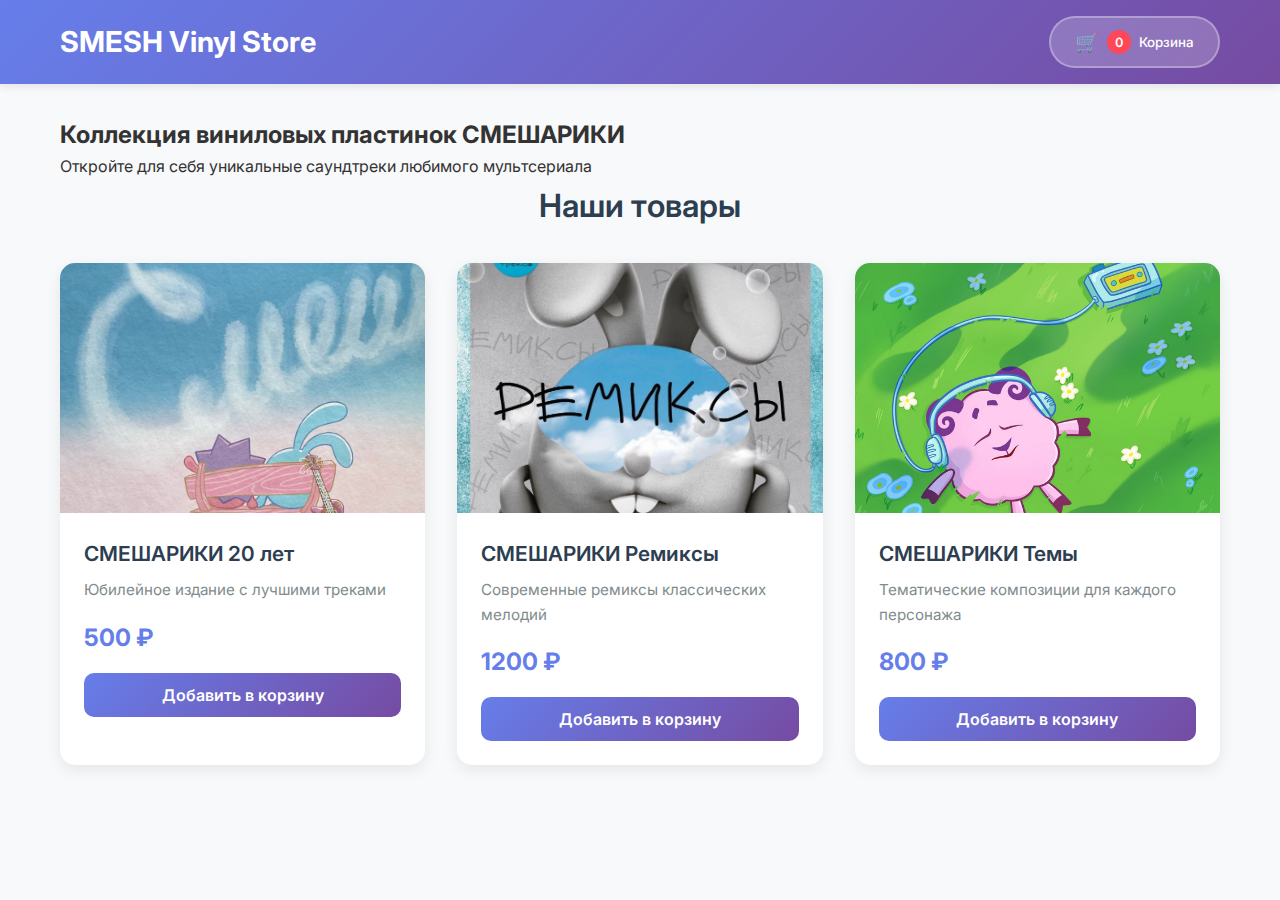
<file: lab1/index.html>
<!DOCTYPE html>
<html lang="ru">
<head>
    <meta charset="UTF-8">
    <meta name="viewport" content="width=device-width, initial-scale=1.0">
    <title>SMESH Vinyl Store - Магазин виниловых пластинок</title>
    <link rel="stylesheet" href="style.css">
    <link href="https://fonts.googleapis.com/css2?family=Inter:wght@300;400;500;600;700&display=swap" rel="stylesheet">
</head>
<body>
    <header class="header">
        <div class="container">
            <h1 class="logo"> SMESH Vinyl Store</h1>
            <nav class="nav">
                <button class="cart-toggle" id="cartToggle">
                    <span class="cart-icon">🛒</span>
                    <span class="cart-count" id="cartCount">0</span>
                    <span class="cart-text">Корзина</span>
                </button>
            </nav>
        </div>
    </header>

    <main class="main">
        <div class="container">
            <section class="hero">
                <h2 class="hero-title">Коллекция виниловых пластинок СМЕШАРИКИ</h2>
                <p class="hero-description">Откройте для себя уникальные саундтреки любимого мультсериала</p>
            </section>

            <section class="products-section">
                <h3 class="section-title">Наши товары</h3>
                <div class="products">
                    <article class="product-card" data-id="1">
                        <div class="product-image">
                            <img src="images/p1.png" alt="СМЕШАРИКИ 20 лет">
                            <div class="product-badge">Хит</div>
                        </div>
                        <div class="product-info">
                            <h4 class="product-title">СМЕШАРИКИ 20 лет</h4>
                            <p class="product-description">Юбилейное издание с лучшими треками</p>
                            <div class="product-price">500 ₽</div>
                            <button class="add-to-cart-btn"
                                    data-id="1"
                                    data-name="СМЕШАРИКИ 20 лет"
                                    data-price="500"
                                    data-image="images/p1.png">
                                Добавить в корзину
                            </button>
                        </div>
                    </article>

                    <article class="product-card" data-id="2">
                        <div class="product-image">
                            <img src="images/p2.png" alt="СМЕШАРИКИ Ремиксы">
                            <div class="product-badge premium">Premium</div>
                        </div>
                        <div class="product-info">
                            <h4 class="product-title">СМЕШАРИКИ Ремиксы</h4>
                            <p class="product-description">Современные ремиксы классических мелодий</p>
                            <div class="product-price">1200 ₽</div>
                            <button class="add-to-cart-btn"
                                    data-id="2"
                                    data-name="СМЕШАРИКИ Ремиксы"
                                    data-price="1200"
                                    data-image="images/p2.png">
                                Добавить в корзину
                            </button>
                        </div>
                    </article>

                    <article class="product-card" data-id="3">
                        <div class="product-image">
                            <img src="images/p3.png" alt="СМЕШАРИКИ Темы">
                            <div class="product-badge">Новинка</div>
                        </div>
                        <div class="product-info">
                            <h4 class="product-title">СМЕШАРИКИ Темы</h4>
                            <p class="product-description">Тематические композиции для каждого персонажа</p>
                            <div class="product-price">800 ₽</div>
                            <button class="add-to-cart-btn"
                                    data-id="3"
                                    data-name="СМЕШАРИКИ Темы"
                                    data-price="800"
                                    data-image="images/p3.png">
                                Добавить в корзину
                            </button>
                        </div>
                    </article>
                </div>
            </section>
        </div>
    </main>
</body>
</html>
</file>
<file: lab1/style.css>
* {
    margin: 0;
    padding: 0;
    box-sizing: border-box;
}

body {
    font-family: 'Inter', sans-serif;
    line-height: 1.6;
    color: #333;
    background-color: #f8f9fa;
}

.container {
    max-width: 1200px;
    margin: 0 auto;
    padding: 0 20px;
}

.header {
    background: linear-gradient(135deg, #667eea 0%, #764ba2 100%);
    color: white;
    padding: 1rem 0;
    box-shadow: 0 2px 10px rgba(0,0,0,0.1);
    position: sticky;
    top: 0;
    z-index: 100;
}

.header .container {
    display: flex;
    justify-content: space-between;
    align-items: center;
}

.logo {
    font-size: 1.8rem;
    font-weight: 700;
    margin: 0;
}

.cart-toggle {
    display: flex;
    align-items: center;
    gap: 0.5rem;
    background: rgba(255,255,255,0.2);
    border: 2px solid rgba(255,255,255,0.3);
    color: white;
    padding: 0.75rem 1.5rem;
    border-radius: 50px;
    cursor: pointer;
    font-family: inherit;
    font-weight: 500;
}

.cart-toggle:hover {
    background: rgba(255,255,255,0.3);
}

.cart-icon {
    font-size: 1.2rem;
}

.cart-count {
    background: #ff4757;
    color: white;
    border-radius: 50%;
    width: 24px;
    height: 24px;
    display: flex;
    align-items: center;
    justify-content: center;
    font-size: 0.8rem;
    font-weight: 600;
    min-width: 24px;
}

.main {
    padding: 2rem 0;
}

.item {
    text-align: center;
    margin-bottom: 3rem;
    padding: 2rem 0;
}

.item-title {
    font-size: 2.5rem;
    font-weight: 700;
    color: #2c3e50;
    margin-bottom: 1rem;
}

.item-description {
    font-size: 1.2rem;
    color: #7f8c8d;
    max-width: 600px;
    margin: 0 auto;
}

.products-section {
    margin-bottom: 3rem;
}

.section-title {
    font-size: 2rem;
    font-weight: 600;
    color: #2c3e50;
    margin-bottom: 2rem;
    text-align: center;
}

.products {
    display: grid;
    grid-template-columns: repeat(auto-fit, minmax(300px, 1fr));
    gap: 2rem;
    margin-bottom: 2rem;
}

.product-card {
    background: white;
    border-radius: 15px;
    overflow: hidden;
    box-shadow: 0 5px 15px rgba(0,0,0,0.08);
    position: relative;
}

.product-card:hover {
    box-shadow: 0 15px 30px rgba(0,0,0,0.15);
}

.product-image {
    position: relative;
    height: 250px;
    overflow: hidden;
}

.product-image img {
    width: 100%;
    height: 100%;
    object-fit: cover;
}

.product-info {
    padding: 1.5rem;
}

.product-title {
    font-size: 1.3rem;
    font-weight: 600;
    color: #2c3e50;
    margin-bottom: 0.5rem;
}

.product-description {
    color: #7f8c8d;
    margin-bottom: 1rem;
    font-size: 0.95rem;
}

.product-price {
    font-size: 1.5rem;
    font-weight: 700;
    color: #667eea;
    margin-bottom: 1rem;
}

.add-to-cart-btn {
    width: 100%;
    padding: 0.75rem;
    background: linear-gradient(135deg, #667eea 0%, #764ba2 100%);
    color: white;
    border: none;
    border-radius: 10px;
    font-size: 1rem;
    font-weight: 600;
    cursor: pointer;
    font-family: inherit;
}

.add-to-cart-btn:hover {
    box-shadow: 0 5px 15px rgba(102, 126, 234, 0.4);
}

.cart {
    position: fixed;
    top: 0;
    right: -400px;
    width: 400px;
    height: 100vh;
    background: white;
    box-shadow: -5px 0 15px rgba(0,0,0,0.1);
    transition: right 0.3s ease;
    z-index: 1000;
    overflow-y: auto;
}

.cart.active {
    right: 0;
}

.cart-header {
    padding: 2rem;
    border-bottom: 1px solid #eee;
    position: sticky;
    top: 0;
    background: white;
    z-index: 10;
}

.cart-title {
    font-size: 1.5rem;
    font-weight: 600;
    color: #2c3e50;
    margin-bottom: 1rem;
}

.cart-close {
    position: absolute;
    top: 1rem;
    right: 1rem;
    background: none;
    border: none;
    font-size: 1.5rem;
    cursor: pointer;
    color: #7f8c8d;
    width: 40px;
    height: 40px;
    border-radius: 50%;
    display: flex;
    align-items: center;
    justify-content: center;
    transition: all 0.3s ease;
}

.cart-close:hover {
    background: #f8f9fa;
    color: #333;
}

.cart-content {
    padding: 0 2rem 2rem;
}

.cart-empty {
    text-align: center;
    color: #7f8c8d;
    font-size: 1.1rem;
    margin: 2rem 0;
}

.cart-item {
    display: flex;
    gap: 1rem;
    padding: 1rem 0;
    border-bottom: 1px solid #eee;
}

.cart-item:last-child {
    border-bottom: none;
}

.cart-item-image {
    width: 80px;
    height: 80px;
    border-radius: 10px;
    overflow: hidden;
    flex-shrink: 0;
}

.cart-item-image img {
    width: 100%;
    height: 100%;
    object-fit: cover;
}

.cart-item-info {
    flex: 1;
}

.cart-item-title {
    font-weight: 600;
    color: #2c3e50;
    margin-bottom: 0.5rem;
    font-size: 1rem;
}

.cart-item-price {
    color: #667eea;
    font-weight: 600;
    margin-bottom: 0.5rem;
}

/* Управление количеством */
.cart-item-controls {
    display: flex;
    align-items: center;
    gap: 0.5rem;
}

.quantity-btn {
    width: 30px;
    height: 30px;
    border: 1px solid #ddd;
    background: white;
    border-radius: 5px;
    cursor: pointer;
    display: flex;
    align-items: center;
    justify-content: center;
    transition: all 0.3s ease;
    font-size: 1rem;
    color: #333;
}

.quantity-btn:hover {
    background: #f8f9fa;
    border-color: #667eea;
}

.quantity-display {
    min-width: 40px;
    text-align: center;
    font-weight: 600;
    font-size: 1rem;
}

.remove-btn {
    background: #ff4757;
    color: white;
    border: none;
    padding: 0.25rem 0.5rem;
    border-radius: 5px;
    cursor: pointer;
    font-size: 0.8rem;
    margin-left: auto;
    transition: background 0.3s ease;
}

.remove-btn:hover {
    background: #ff3742;
}

/* Итого в корзине */
.cart-total {
    padding: 1.5rem 0;
    border-top: 2px solid #eee;
    margin-top: 1rem;
}

.total-price {
    font-size: 1.5rem;
    font-weight: 700;
    color: #2c3e50;
    text-align: center;
    margin-bottom: 1rem;
}

.checkout-btn {
    width: 100%;
    padding: 1rem;
    background: linear-gradient(135deg, #667eea 0%, #764ba2 100%);
    color: white;
    border: none;
    border-radius: 10px;
    font-size: 1.1rem;
    font-weight: 600;
    cursor: pointer;
    transition: all 0.3s ease;
}

.checkout-btn:hover {
    box-shadow: 0 5px 15px rgba(102, 126, 234, 0.4);
}

.checkout-btn:disabled {
    background: #ccc;
    cursor: not-allowed;
    box-shadow: none;
}

.cart-overlay {
    position: fixed;
    top: 0;
    left: 0;
    width: 100%;
    height: 100%;
    background: rgba(0,0,0,0.5);
    opacity: 0;
    visibility: hidden;
    transition: all 0.3s ease;
    z-index: 999;
}

.cart-overlay.active {
    opacity: 1;
    visibility: visible;
}

/* Модальное окно */
.modal-overlay {
    position: fixed;
    top: 0;
    left: 0;
    width: 100%;
    height: 100%;
    background: rgba(0, 0, 0, 0.6);
    display: flex;
    align-items: center;
    justify-content: center;
    opacity: 0;
    visibility: hidden;
    transition: all 0.3s ease;
    z-index: 2000;
}

.modal-overlay.active {
    opacity: 1;
    visibility: visible;
}

.modal {
    background: white;
    border-radius: 15px;
    width: 90%;
    max-width: 500px;
    max-height: 90vh;
    overflow-y: auto;
    transform: scale(0.8);
    transition: transform 0.3s ease;
}

.modal-overlay.active .modal {
    transform: scale(1);
}

/* Заголовок модального окна */
.modal-header {
    padding: 2rem 2rem 1rem;
    border-bottom: 1px solid #eee;
    position: relative;
}

.modal-title {
    font-size: 1.5rem;
    font-weight: 600;
    color: #2c3e50;
    margin: 0;
}

.modal-close {
    position: absolute;
    top: 1rem;
    right: 1.5rem;
    background: none;
    border: none;
    font-size: 1.5rem;
    cursor: pointer;
    color: #7f8c8d;
    width: 40px;
    height: 40px;
    border-radius: 50%;
    display: flex;
    align-items: center;
    justify-content: center;
    transition: all 0.3s ease;
}

.modal-close:hover {
    background: #f8f9fa;
    color: #333;
}

/* Контент модального окна */
.modal-content {
    padding: 2rem;
}

/* Форма заказа */
.order-form {
    display: flex;
    flex-direction: column;
    gap: 1.5rem;
}

.form-group {
    display: flex;
    flex-direction: column;
    gap: 0.5rem;
}

.form-group label {
    font-weight: 600;
    color: #2c3e50;
    font-size: 0.9rem;
}

.form-group input,
.form-group textarea {
    padding: 0.75rem;
    border: 2px solid #e2e8f0;
    border-radius: 8px;
    font-size: 1rem;
    font-family: inherit;
    transition: border-color 0.3s ease;
}

.form-group input:focus,
.form-group textarea:focus {
    outline: none;
    border-color: #667eea;
    box-shadow: 0 0 0 3px rgba(102, 126, 234, 0.1);
}

.form-group textarea {
    resize: vertical;
    min-height: 80px;
}

/* Сводка заказа */
.order-summary {
    background: #f8f9fa;
    padding: 1.5rem;
    border-radius: 10px;
    margin: 1rem 0;
}

.order-summary h4 {
    color: #2c3e50;
    margin-bottom: 1rem;
    font-size: 1.1rem;
}

.order-item {
    display: flex;
    justify-content: space-between;
    align-items: center;
    padding: 0.5rem 0;
    border-bottom: 1px solid #e2e8f0;
}

.order-item:last-child {
    border-bottom: none;
}

.order-item-info {
    flex: 1;
}

.order-item-name {
    font-weight: 600;
    color: #2c3e50;
}

.order-item-quantity {
    font-size: 0.9rem;
    color: #7f8c8d;
}

.order-item-price {
    font-weight: 600;
    color: #667eea;
}

.order-total {
    font-size: 1.2rem;
    font-weight: 700;
    color: #2c3e50;
    text-align: right;
    margin-top: 1rem;
    padding-top: 1rem;
    border-top: 2px solid #e2e8f0;
}

/* Кнопка отправки */
.submit-btn {
    padding: 1rem;
    background: linear-gradient(135deg, #667eea 0%, #764ba2 100%);
    color: white;
    border: none;
    border-radius: 10px;
    font-size: 1.1rem;
    font-weight: 600;
    cursor: pointer;
    transition: all 0.3s ease;
    margin-top: 1rem;
}

.submit-btn:hover {
    box-shadow: 0 5px 15px rgba(102, 126, 234, 0.4);
}

.submit-btn:disabled {
    background: #ccc;
    cursor: not-allowed;
    box-shadow: none;
}

/* Сообщение об успехе */
.success-message {
    text-align: center;
    padding: 2rem;
}

.success-message h3 {
    color: #2ed573;
    margin-bottom: 1rem;
    font-size: 1.5rem;
}

.success-message p {
    color: #7f8c8d;
    margin-bottom: 1.5rem;
}

.success-btn {
    padding: 0.75rem 1.5rem;
    background: #2ed573;
    color: white;
    border: none;
    border-radius: 8px;
    cursor: pointer;
    font-weight: 600;
}

/* Адаптивность для модального окна */
@media (max-width: 768px) {
    .modal {
        width: 95%;
        margin: 1rem;
    }

    .modal-header,
    .modal-content {
        padding: 1.5rem;
    }

    .order-summary {
        padding: 1rem;
    }
}

@media (max-width: 480px) {
    .modal-header,
    .modal-content {
        padding: 1rem;
    }

    .order-item {
        flex-direction: column;
        align-items: flex-start;
        gap: 0.5rem;
    }

    .order-item-price {
        align-self: flex-end;
    }
}
</file>
